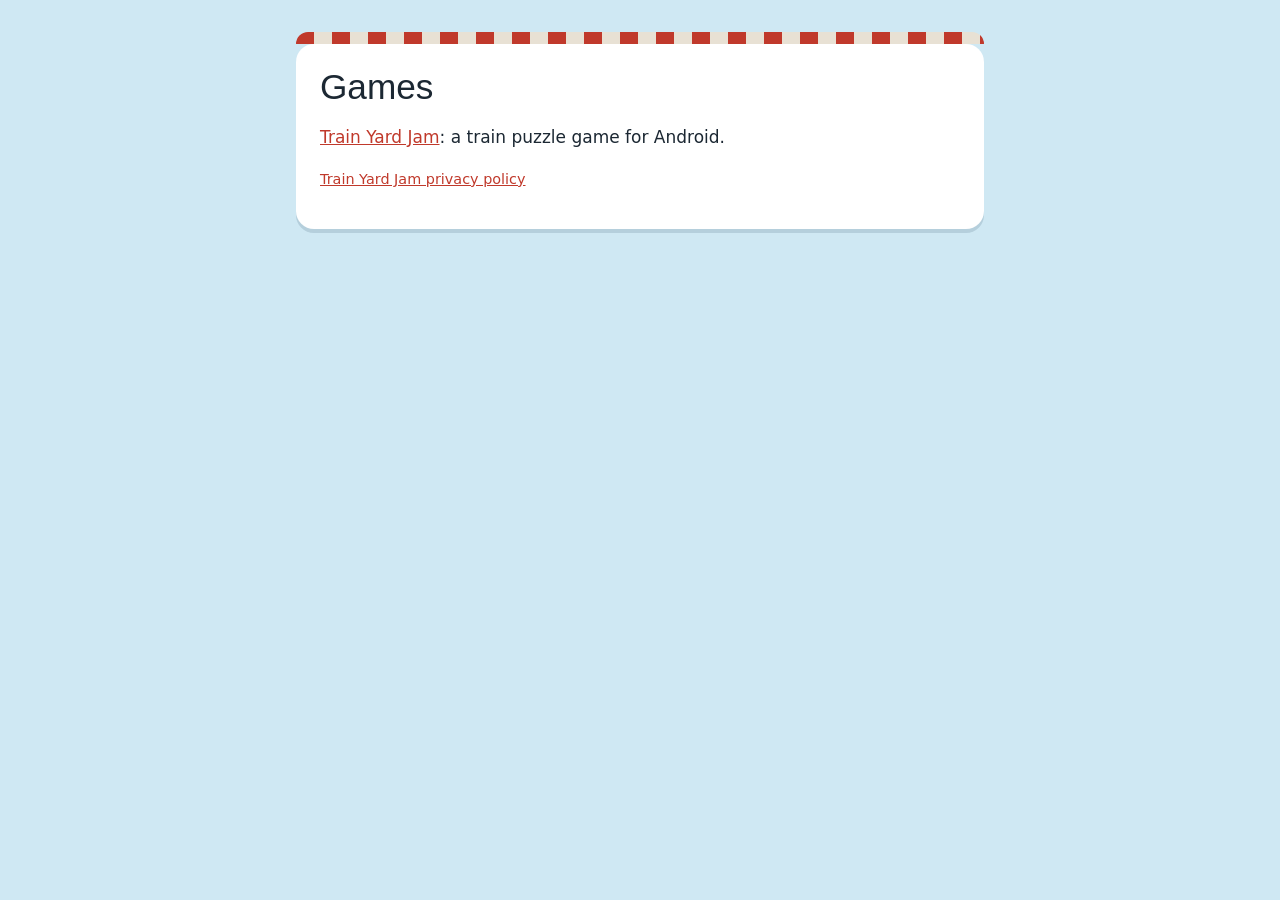
<file: index.html>
<!doctype html>
<html lang="en">
<head>
<meta charset="utf-8">
<meta name="viewport" content="width=device-width,initial-scale=1">
<title>Gunjan Thumar Games</title>
<link rel="stylesheet" href="train-yard-jam/style.css">
</head>
<body>
<main>
  <div class="roof"></div>
  <div class="card">
    <h1>Games</h1>
    <p><a href="train-yard-jam/">Train Yard Jam</a>: a train puzzle game for Android.</p>
    <p class="muted"><a href="train-yard-jam/privacy.html">Train Yard Jam privacy policy</a></p>
  </div>
</main>
</body>
</html>
</file>
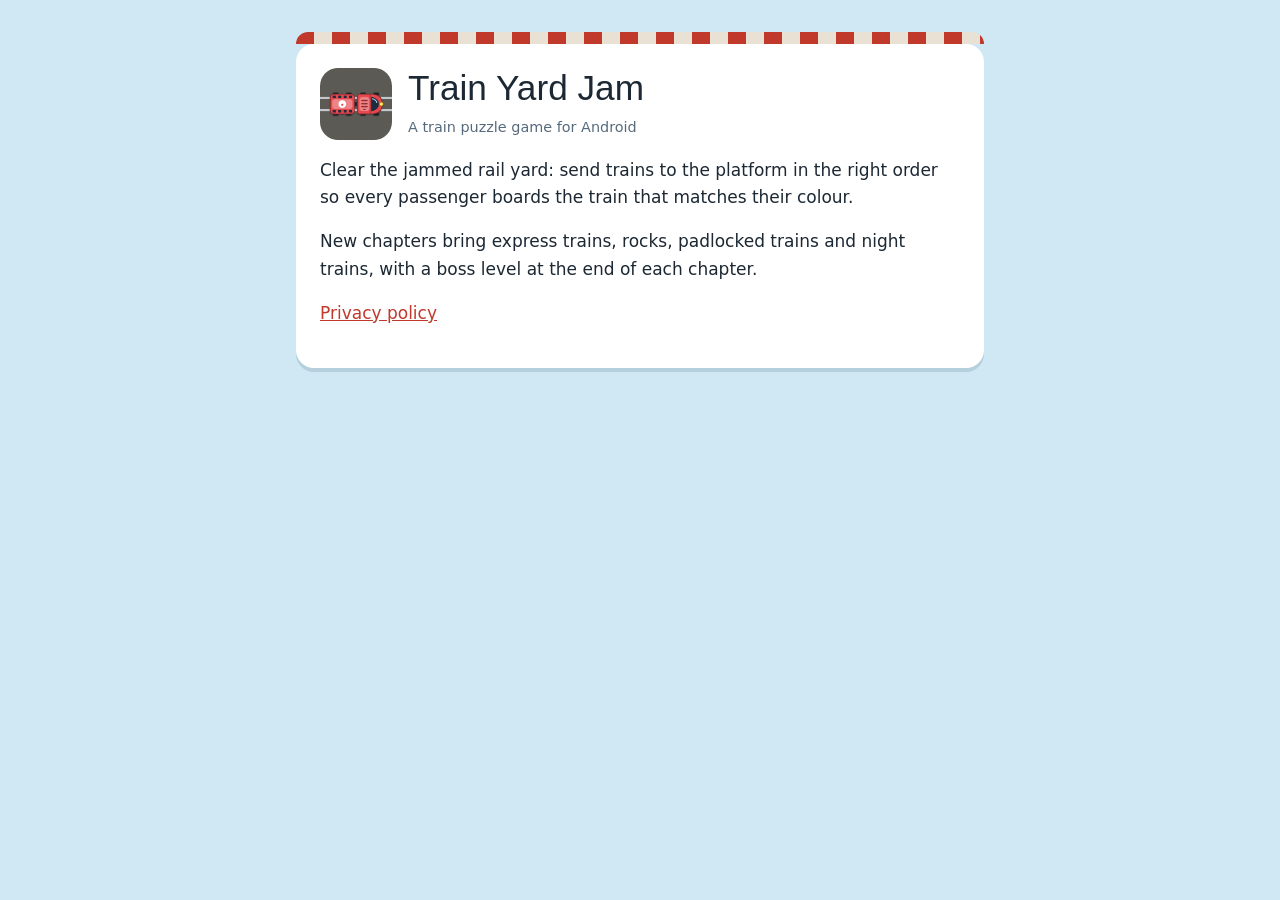
<file: train-yard-jam/index.html>
<!doctype html>
<html lang="en">
<head>
<meta charset="utf-8">
<meta name="viewport" content="width=device-width,initial-scale=1">
<title>Train Yard Jam</title>
<link rel="stylesheet" href="style.css">
</head>
<body>
<main>
  <div class="roof"></div>
  <div class="card">
    <header><img src="icon.png" alt=""><div><h1>Train Yard Jam</h1><div class="muted">A train puzzle game for Android</div></div></header>
    <p>Clear the jammed rail yard: send trains to the platform in the right order so every passenger boards the train that matches their colour.</p>
    <p>New chapters bring express trains, rocks, padlocked trains and night trains, with a boss level at the end of each chapter.</p>
    <p><a href="privacy.html">Privacy policy</a></p>
  </div>
</main>
</body>
</html>
</file>
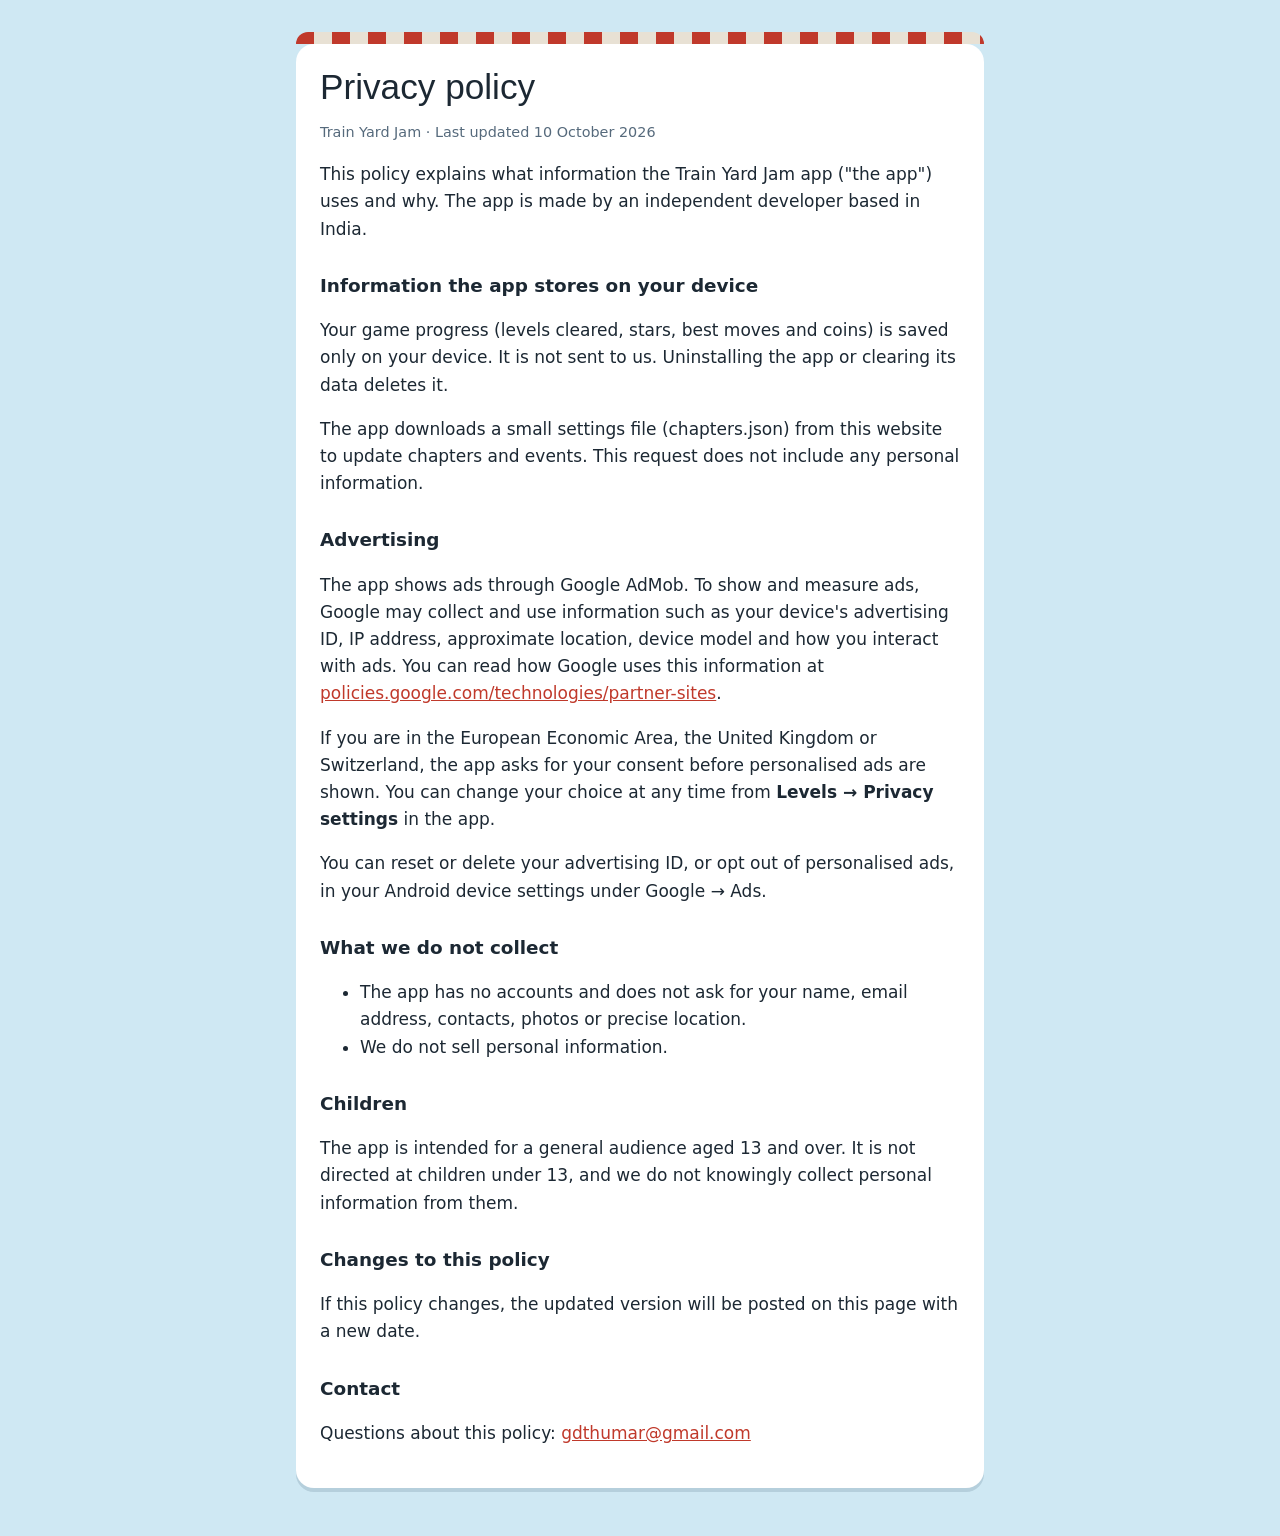
<file: train-yard-jam/privacy.html>
<!doctype html>
<html lang="en">
<head>
<meta charset="utf-8">
<meta name="viewport" content="width=device-width,initial-scale=1">
<title>Train Yard Jam Privacy Policy</title>
<link rel="stylesheet" href="style.css">
</head>
<body>
<main>
  <div class="roof"></div>
  <div class="card">
    <h1>Privacy policy</h1>
    <p class="muted">Train Yard Jam · Last updated 10 October 2026</p>

    <p>This policy explains what information the Train Yard Jam app ("the app") uses and why. The app is made by an independent developer based in India.</p>

    <h2>Information the app stores on your device</h2>
    <p>Your game progress (levels cleared, stars, best moves and coins) is saved only on your device. It is not sent to us. Uninstalling the app or clearing its data deletes it.</p>
    <p>The app downloads a small settings file (chapters.json) from this website to update chapters and events. This request does not include any personal information.</p>

    <h2>Advertising</h2>
    <p>The app shows ads through Google AdMob. To show and measure ads, Google may collect and use information such as your device's advertising ID, IP address, approximate location, device model and how you interact with ads. You can read how Google uses this information at <a href="https://policies.google.com/technologies/partner-sites">policies.google.com/technologies/partner-sites</a>.</p>
    <p>If you are in the European Economic Area, the United Kingdom or Switzerland, the app asks for your consent before personalised ads are shown. You can change your choice at any time from <b>Levels → Privacy settings</b> in the app.</p>
    <p>You can reset or delete your advertising ID, or opt out of personalised ads, in your Android device settings under Google → Ads.</p>

    <h2>What we do not collect</h2>
    <ul>
      <li>The app has no accounts and does not ask for your name, email address, contacts, photos or precise location.</li>
      <li>We do not sell personal information.</li>
    </ul>

    <h2>Children</h2>
    <p>The app is intended for a general audience aged 13 and over. It is not directed at children under 13, and we do not knowingly collect personal information from them.</p>

    <h2>Changes to this policy</h2>
    <p>If this policy changes, the updated version will be posted on this page with a new date.</p>

    <h2>Contact</h2>
    <p>Questions about this policy: <a href="mailto:gdthumar@gmail.com">gdthumar@gmail.com</a></p>
  </div>
</main>
</body>
</html>
</file>
<file: train-yard-jam/style.css>
:root{--sky:#cfe8f3;--ink:#1c2833;--muted:#566a7c;--panel:#fff;--accent:#c0392b}
*{box-sizing:border-box}
body{margin:0;background:var(--sky);color:var(--ink);font:17px/1.6 'Nunito','Segoe UI',system-ui,sans-serif}
main{max-width:720px;margin:0 auto;padding-block:32px 48px;padding-inline:16px}
.card{background:var(--panel);border-radius:18px;padding:24px;box-shadow:0 4px 0 #b5cfdc}
h1{font-family:'Lilita One','Arial Rounded MT Bold',sans-serif;font-weight:400;font-size:2.2rem;line-height:1.1;margin:0 0 8px}
h2{font-size:1.15rem;margin:28px 0 6px}
p,li{max-width:65ch}
a{color:var(--accent)}
.roof{height:12px;border-radius:18px 18px 0 0;background:repeating-linear-gradient(90deg,#c0392b 0 18px,#e8e1d4 18px 36px)}
.muted{color:var(--muted);font-size:.9rem}
header{display:flex;align-items:center;gap:16px;margin-bottom:16px}
header img{width:72px;height:72px;border-radius:18px}
</file>
